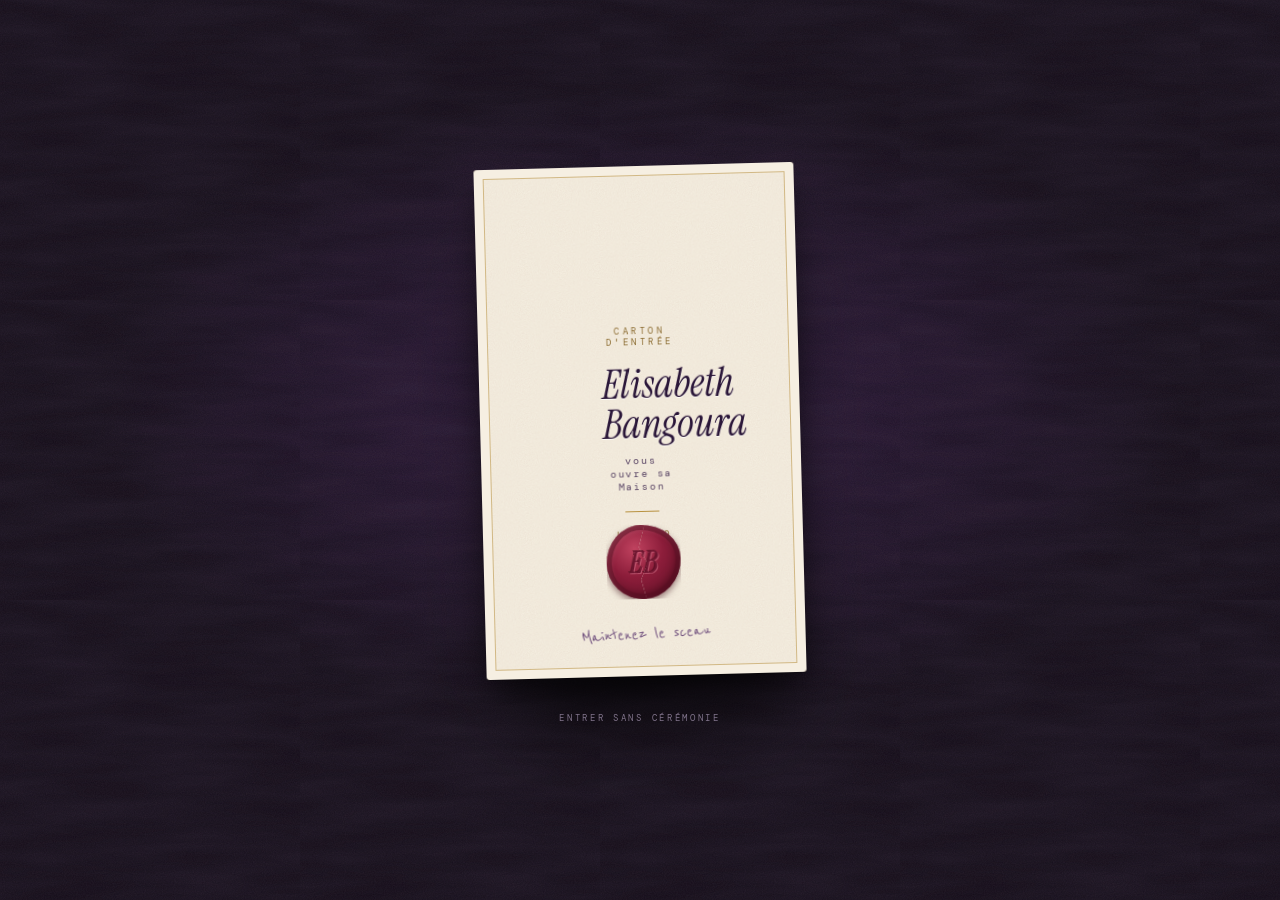
<file: index.html>
<!doctype html>
<html lang="fr">
<head>
<meta charset="utf-8">
<meta name="viewport" content="width=device-width, initial-scale=1, viewport-fit=cover">
<title>Elisabeth Bangoura · Eli Bangoura, Maison fondée à Logroño</title>
<meta name="description" content="Elisabeth Bangoura (Eli Bangoura), à Logroño en Espagne. Le site officiel de sa Maison : ses mondes, son atelier et ses carnets.">
<meta name="theme-color" content="#110916">
<link rel="canonical" href="https://elibangoura.com/">
<link rel="icon" href="favicon.svg" type="image/svg+xml">
<link rel="apple-touch-icon" href="apple-touch-icon.png">
<meta property="og:type" content="website">
<meta property="og:url" content="https://elibangoura.com/">
<meta property="og:title" content="Elisabeth Bangoura">
<meta property="og:site_name" content="Eli Bangoura">
<meta property="og:locale" content="fr_FR">
<meta property="og:description" content="Maison fondée à Logroño, 2026.">
<meta property="og:image" content="https://elibangoura.com/og.jpg">
<meta property="og:image:width" content="1200">
<meta property="og:image:height" content="630">
<meta name="twitter:card" content="summary_large_image">
<link rel="preload" href="fonts/instrument-serif-italic.woff2" as="font" type="font/woff2" crossorigin>
<link rel="preload" href="photos/eli-polaroid.webp" as="image" data-polaroid>
<script>document.documentElement.classList.add('js');if(window.innerWidth<600)document.documentElement.setAttribute('data-mode','tel');try{if(!localStorage.getItem('eb-carton'))document.documentElement.classList.add('avec-carton')}catch(e){}</script>
<link rel="stylesheet" href="maison.css">
<script type="application/ld+json">
{"@context":"https://schema.org","@graph":[
 {"@type":"Person","@id":"https://elibangoura.com/#elisabeth","name":"Elisabeth Bangoura","alternateName":"Eli Bangoura","givenName":"Elisabeth","familyName":"Bangoura","url":"https://elibangoura.com/","image":"https://elibangoura.com/photos/eli-polaroid.webp","homeLocation":{"@type":"Place","name":"Logroño, La Rioja, Espagne"},"sameAs":[]},
 {"@type":"WebSite","@id":"https://elibangoura.com/#site","url":"https://elibangoura.com/","name":"Eli Bangoura","alternateName":"Elisabeth Bangoura","inLanguage":"fr","publisher":{"@id":"https://elibangoura.com/#elisabeth"}}
]}
</script>

</head>
<body>
<!-- Le carton d'entrée : seulement à la première visite (affiché par le script en tête, ouvert par vie.js) -->
<div class="seuil-carton" id="carton" hidden>
  <div class="carton">
    <p class="c-k">Carton d'entrée</p>
    <p class="c-qui">Elisabeth Bangoura</p>
    <p class="c-vous">vous ouvre sa Maison</p>
    <span class="c-trait" aria-hidden="true"></span>
    <p class="c-lieu">Logroño · MMXXVI</p>
    <button type="button" class="sceau" id="sceau" aria-label="Maintenir pour briser le sceau et entrer">
      <svg class="anneau" viewBox="0 0 100 100" aria-hidden="true"><circle cx="50" cy="50" r="47"/></svg>
      <span class="moitie g" aria-hidden="true"><i>EB</i></span><span class="moitie d" aria-hidden="true"><i>EB</i></span>
    </button>
    <p class="c-aide">Maintenez le sceau</p>
  </div>
  <button type="button" class="sans-ceremonie" id="sans-ceremonie">Entrer sans cérémonie</button>
</div>

<div class="hall" id="hall">
  <header class="marque">
    <h1 class="nom">Elisabeth Bangoura</h1>
    <p class="sous">Maison fondée à Logroño · MMXXVI</p>
    <p class="heure" id="heure"></p>
  </header>

  <!-- Les fils de laine (décoratifs), dessinés par maison.js derrière le polaroid -->
  <svg class="fils" id="fils" aria-hidden="true" focusable="false"></svg>

  <div class="coeur" id="coeur">
    <figure class="pola">
      <span class="pince" aria-hidden="true"></span>
      <div class="pic"><img data-polaroid src="photos/eli-polaroid.webp" width="540" height="864" alt="Elisabeth Bangoura en robe bordeaux" fetchpriority="high"></div>
      <figcaption>Eli, 2026</figcaption>
    </figure>
  </div>

  <!--
    LES MONDES
    Un monde ouvert : <a class="monde ouvert" href="…">. Un monde à venir : <button type="button" class="monde futur">.
    data-k : le petit intitulé · data-fond / data-encre : les couleurs de son atmosphère · data-p : la phrase du passage.
    Pour ouvrir un monde à venir : remplace <button type="button" class="monde futur"> par <a class="monde ouvert" href="/…/"> (et </button> par </a>).
    Les fils se recalculent tout seuls.
  -->
  <nav class="mondes" id="mondes" aria-label="Les mondes de la Maison">
    <a class="monde ouvert" href="https://sygroupci.github.io/mi-espanol/" data-fond="#4b1f72" data-encre="#ffe08a" data-p="Un peu d'espagnol chaque jour, même cinq minutes.">
      <span class="noeud" aria-hidden="true"></span><span class="k">La langue</span><span class="t">Mi Español</span>
    </a>
    <a class="monde ouvert" href="sur-le-metier/" data-fond="#1f1029" data-encre="#ead3a0" data-p="Les chantiers en cours, tissés rang après rang.">
      <span class="noeud" aria-hidden="true"></span><span class="k">L'atelier</span><span class="t" style="view-transition-name:metier-titre">Sur le métier</span>
    </a>
    <button type="button" class="monde futur" data-fond="#5e1428" data-encre="#f6dfe2" data-p="Ce qui m'a plu en chemin, gardé pour plus tard.">
      <span class="noeud" aria-hidden="true"></span><span class="k">Le cabinet</span><span class="t">Coups de cœur</span>
    </button>
    <button type="button" class="monde futur" data-fond="#2f3f33" data-encre="#e8efe2" data-p="Ce qui sort de mes dix doigts.">
      <span class="noeud" aria-hidden="true"></span><span class="k">Les pièces</span><span class="t">Fait main</span>
    </button>
    <button type="button" class="monde futur" data-fond="#efe6d8" data-encre="#2a1d36" data-p="Les collections de la Maison, le jour venu.">
      <span class="noeud" aria-hidden="true"></span><span class="k">La boutique</span><span class="t">Maison</span>
    </button>
    <button type="button" class="monde futur" data-monde="carnets" data-fond="#e9dfcf" data-encre="#3b1859" data-p="Récits, images et coulisses, de Conakry à Logroño.">
      <span class="noeud" aria-hidden="true"></span><span class="k">Le journal</span><span class="t">Carnets</span>
    </button>
    <button type="button" class="monde futur" data-fond="#0d0d12" data-encre="#c9a86a" data-p="Collaborations, presse et invitations.">
      <span class="noeud" aria-hidden="true"></span><span class="k">Rendez-vous</span><span class="t">Écrire</span>
    </button>
  </nav>

  <!-- Téléphone uniquement : la phrase sous la photo, l'invitation à suivre le fil, le titre du second écran -->
  <div class="seuil">
    <p class="bio">Logroño, La Rioja. Une Maison pour ce que j'apprends, ce que je fabrique et ce qui me trotte dans la tête.</p>
    <button type="button" class="suivre">Suivre le fil</button>
  </div>
  <p class="titre-mondes" aria-hidden="true">Les mondes de la Maison</p>
  <span class="cran cran-1" aria-hidden="true"></span><span class="cran cran-2" aria-hidden="true"></span>

  <p class="pied">Touchez un monde pour y entrer</p>
</div>

<div class="portail" id="portail" role="dialog" aria-modal="true" aria-hidden="true" aria-labelledby="portail-titre">
  <span class="k" id="portail-k"></span>
  <h2 id="portail-titre"></h2>
  <p id="portail-p"></p>
  <span class="etat" id="portail-etat"></span>
  <button type="button" id="portail-retour">Revenir au hall</button>
</div>

<script src="maison.js" defer></script>
<script src="vie.js" defer></script>
</body>
</html>
</file>
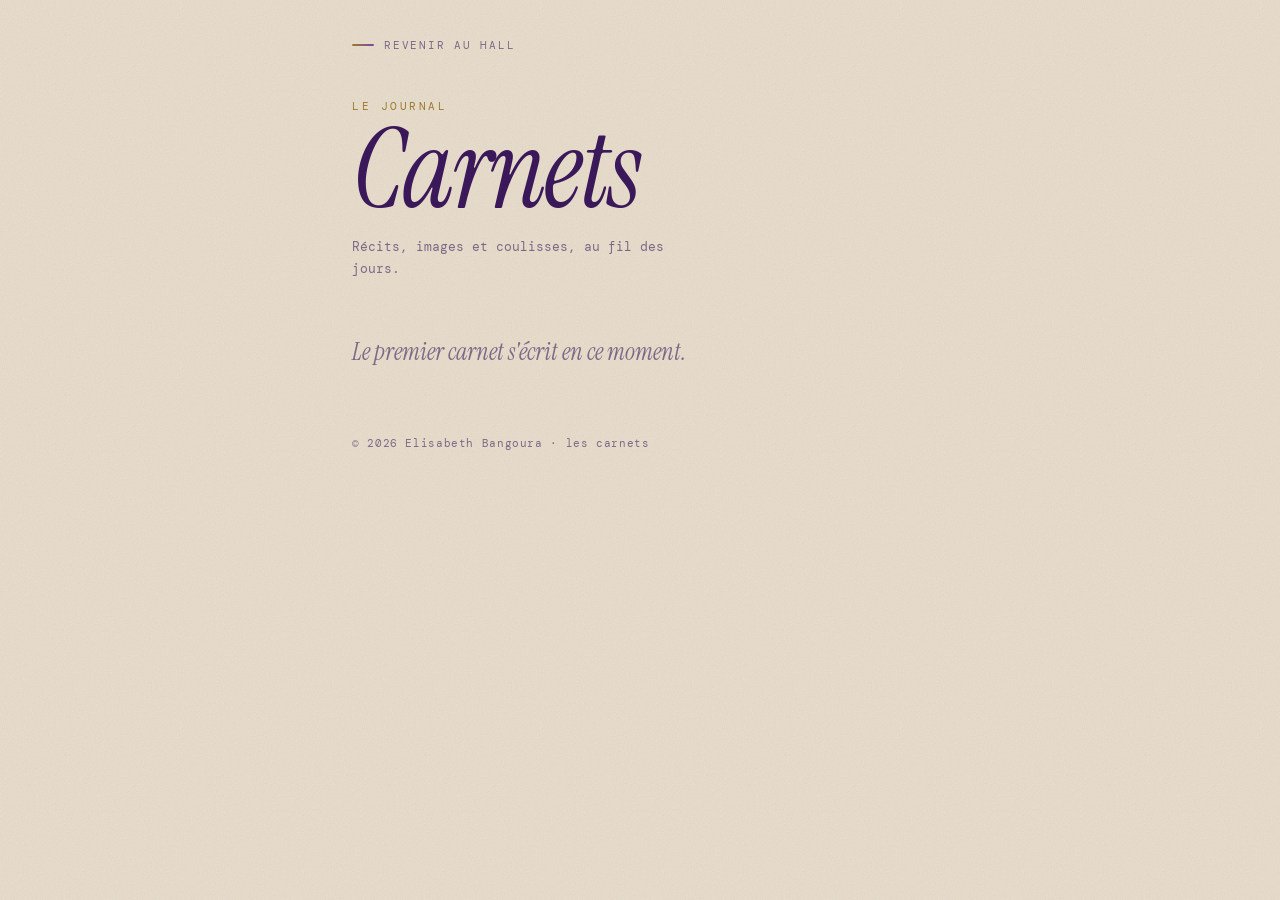
<file: carnets/index.html>
<!doctype html>
<html lang="fr">
<head>
<meta charset="utf-8">
<meta name="viewport" content="width=device-width, initial-scale=1, viewport-fit=cover">
<title>Carnets · Elisabeth Bangoura</title>
<meta name="description" content="Les carnets d'Elisabeth Bangoura (Eli Bangoura) : récits, images et coulisses, depuis Logroño.">
<meta name="theme-color" content="#e9dfcf">
<link rel="canonical" href="https://elibangoura.com/carnets/">
<link rel="icon" href="../favicon.svg" type="image/svg+xml">
<link rel="apple-touch-icon" href="../apple-touch-icon.png">
<meta property="og:type" content="website">
<meta property="og:url" content="https://elibangoura.com/carnets/">
<meta property="og:title" content="Carnets · Elisabeth Bangoura">
<meta property="og:description" content="Récits, images et coulisses, depuis Logroño.">
<meta property="og:image" content="https://elibangoura.com/og.jpg">
<style>
@font-face{font-family:"Instrument Serif";src:url(../fonts/instrument-serif.woff2) format("woff2");font-weight:400;font-style:normal;font-display:swap}
@font-face{font-family:"Instrument Serif";src:url(../fonts/instrument-serif-italic.woff2) format("woff2");font-weight:400;font-style:italic;font-display:swap}
@font-face{font-family:"DM Mono";src:url(../fonts/dm-mono-400.woff2) format("woff2");font-weight:400;font-style:normal;font-display:swap}
@view-transition{navigation:auto}
:root{--papier:#e9dfcf;--encre:#3b1859;--texte:#3a2f45;--doux:#7a6a88;--or:#9c7a2e;
  --noise:url("data:image/svg+xml;utf8,<svg xmlns='http://www.w3.org/2000/svg' width='180' height='180'><filter id='n'><feTurbulence type='fractalNoise' baseFrequency='.85' numOctaves='3' stitchTiles='stitch'/><feColorMatrix values='0 0 0 0 .32  0 0 0 0 .22  0 0 0 0 .12  0 0 0 .12 0'/></filter><rect width='100%' height='100%' filter='url(%23n)'/></svg>")}
*{box-sizing:border-box;margin:0;padding:0}
html,body{overflow-x:hidden}
body{min-height:100vh;background:var(--papier) var(--noise);color:var(--texte);font-family:"DM Mono",ui-monospace,monospace}
.monde{max-width:620px;margin:0 auto;padding:calc(28px + env(safe-area-inset-top)) 22px calc(60px + env(safe-area-inset-bottom))}
.retour{display:inline-flex;align-items:center;gap:10px;font-size:11px;letter-spacing:.16em;text-transform:uppercase;color:var(--doux);text-decoration:none;padding:10px 0}
.retour::before{content:"";width:22px;height:2px;border-radius:2px;background:linear-gradient(90deg,var(--or),#7b48a8)}
.kick{margin-top:38px;font-size:10.5px;letter-spacing:.24em;text-transform:uppercase;color:var(--or)}
h1{font-family:"Instrument Serif",Georgia,serif;font-weight:400;font-style:italic;font-size:clamp(64px,19vw,110px);line-height:.86;letter-spacing:-.02em;margin-top:10px;color:var(--encre)}
.intro{margin-top:18px;font-size:13px;line-height:1.7;color:var(--doux);max-width:360px}
#carnets-liste{margin-top:56px;display:flex;flex-direction:column;gap:64px}
.carnet{position:relative;padding-top:26px;border-top:1px solid rgba(59,24,89,.18)}
.carnet .date{font-size:10.5px;letter-spacing:.18em;text-transform:uppercase;color:var(--or)}
.carnet h2{margin-top:10px;font-family:"Instrument Serif",Georgia,serif;font-weight:400;font-size:clamp(32px,8vw,44px);line-height:1.02;color:var(--encre)}
.carnet .photo{margin:22px -6px 0;background:#fbf8f2;padding:10px 10px 34px;transform:rotate(-1deg);box-shadow:0 2px 3px rgba(40,20,50,.12),0 22px 34px -16px rgba(40,20,50,.45)}
.carnet .photo img{display:block;width:100%;height:auto}
.carnet .texte{margin-top:22px;font-family:"Instrument Serif",Georgia,serif;font-size:20px;line-height:1.5;color:var(--texte)}
.carnet .texte p+p{margin-top:14px}
.vide{font-family:"Instrument Serif",Georgia,serif;font-style:italic;font-size:24px;color:var(--doux)}
footer{margin-top:70px;font-size:10.5px;letter-spacing:.06em;color:var(--doux)}
@media (prefers-reduced-motion:reduce){@view-transition{navigation:none}}
</style>
</head>
<body>
<main class="monde">
  <a class="retour" href="../">Revenir au hall</a>
  <p class="kick">Le journal</p>
  <h1>Carnets</h1>
  <p class="intro">Récits, images et coulisses, au fil des jours.</p>
  <!-- Les carnets sont insérés ici par le programme du site, à partir de l'atelier. -->
  <div id="carnets-liste"><p class="vide">Le premier carnet s'écrit en ce moment.</p></div>
  <footer>© 2026 Elisabeth Bangoura · les carnets</footer>
</main>
</body>
</html>
</file>
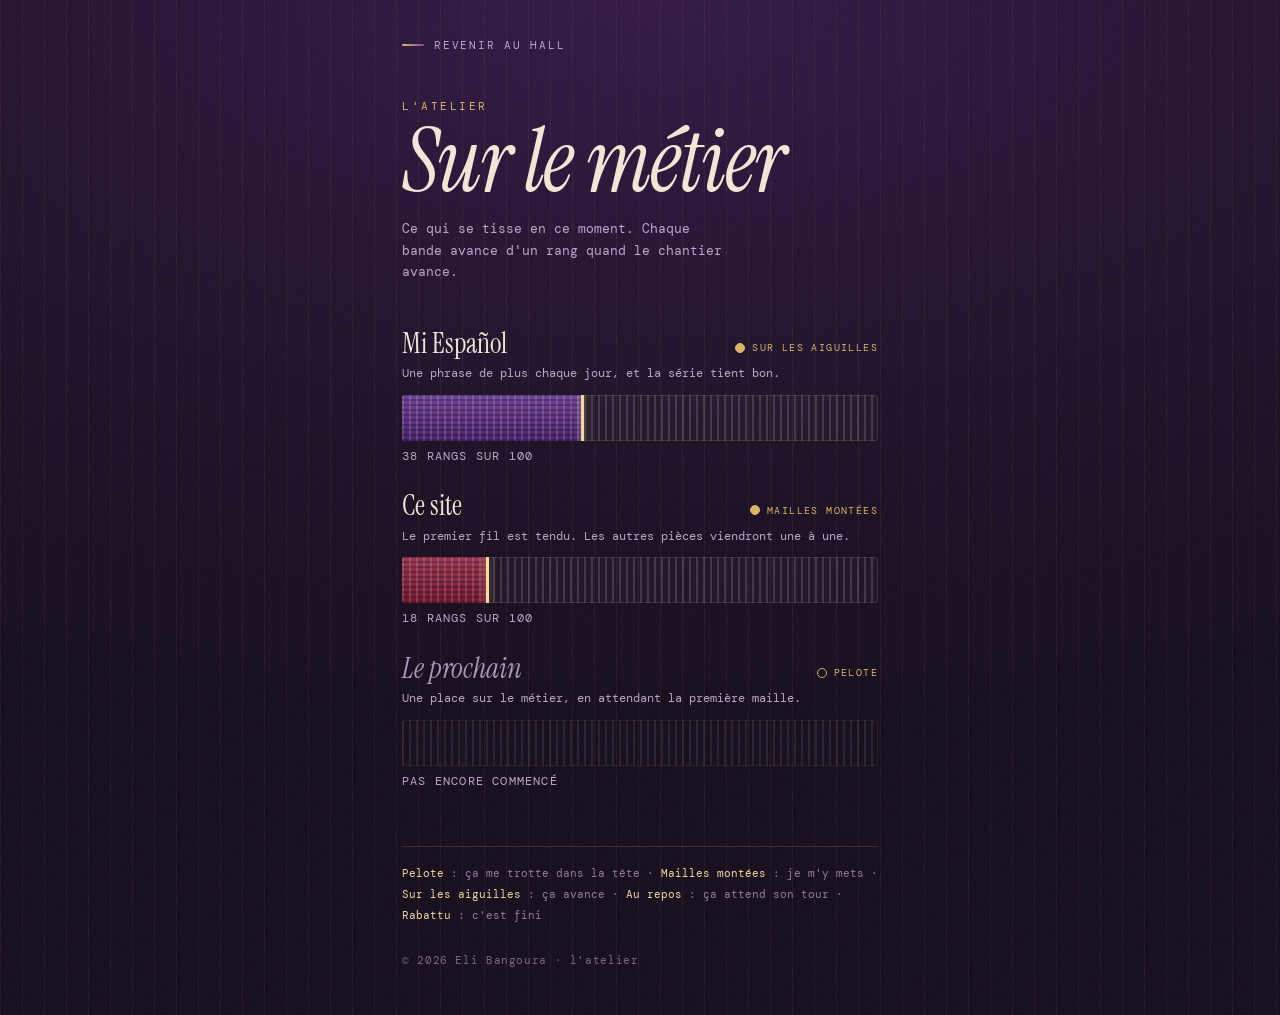
<file: sur-le-metier/index.html>
<!doctype html>
<html lang="fr">
<head>
<meta charset="utf-8">
<meta name="viewport" content="width=device-width, initial-scale=1, viewport-fit=cover">
<title>Sur le métier · Elisabeth Bangoura</title>
<meta name="description" content="L'atelier d'Elisabeth Bangoura (Eli Bangoura) : ce qui se tisse en ce moment, un rang à la fois.">
<meta name="theme-color" content="#1a0d24">
<link rel="canonical" href="https://elibangoura.com/sur-le-metier/">
<link rel="icon" href="../favicon.svg" type="image/svg+xml">
<link rel="apple-touch-icon" href="../apple-touch-icon.png">
<meta property="og:type" content="website">
<meta property="og:url" content="https://elibangoura.com/sur-le-metier/">
<meta property="og:title" content="Sur le métier · Eli Bangoura">
<meta property="og:description" content="Ce qui se tisse en ce moment, un rang à la fois.">
<meta property="og:image" content="https://elibangoura.com/og.jpg">
<link rel="preload" href="../fonts/instrument-serif-italic.woff2" as="font" type="font/woff2" crossorigin>
<style>
@font-face{font-family:"Instrument Serif";src:url(../fonts/instrument-serif.woff2) format("woff2");font-weight:400;font-style:normal;font-display:swap}
@font-face{font-family:"Instrument Serif";src:url(../fonts/instrument-serif-italic.woff2) format("woff2");font-weight:400;font-style:italic;font-display:swap}
@font-face{font-family:"DM Mono";src:url(../fonts/dm-mono-400.woff2) format("woff2");font-weight:400;font-style:normal;font-display:swap}
@view-transition{navigation:auto}

:root{
  --nuit:#1a0d24;--nuit-2:#241233;--or:#d9b56a;--or-clair:#f0d9a2;--lin:#efe6d8;--doux:#b9a8c9;
  --noise:url("data:image/svg+xml;utf8,<svg xmlns='http://www.w3.org/2000/svg' width='180' height='180'><filter id='n'><feTurbulence type='fractalNoise' baseFrequency='.85' numOctaves='3' stitchTiles='stitch'/><feColorMatrix values='0 0 0 0 1  0 0 0 0 .9  0 0 0 0 .8  0 0 0 .06 0'/></filter><rect width='100%' height='100%' filter='url(%23n)'/></svg>");
}
*{box-sizing:border-box;margin:0;padding:0}
html,body{overflow-x:hidden}
@supports (overflow:clip){html,body{overflow-x:clip}}
body{min-height:100vh;color:var(--lin);font-family:"DM Mono",ui-monospace,monospace;
  background-color:var(--nuit);
  background-image:var(--noise),
    repeating-linear-gradient(90deg,rgba(217,181,106,.07) 0 1px,transparent 1px 22px),
    radial-gradient(120% 70% at 50% 0%,#2e1742 0%,var(--nuit) 60%,#12091a 100%)}
a{color:inherit}
.monde{max-width:520px;margin:0 auto;padding:calc(28px + env(safe-area-inset-top)) 22px calc(48px + env(safe-area-inset-bottom))}

.retour{display:inline-flex;align-items:center;gap:10px;font-size:11px;letter-spacing:.16em;text-transform:uppercase;color:var(--doux);text-decoration:none;padding:10px 0}
.retour::before{content:"";width:22px;height:2px;border-radius:2px;background:linear-gradient(90deg,var(--or),#7b48a8)}
.retour:hover,.retour:focus-visible{color:var(--or-clair)}

.kick{margin-top:38px;font-size:10.5px;letter-spacing:.24em;text-transform:uppercase;color:var(--or)}
h1{font-family:"Instrument Serif",Georgia,serif;font-weight:400;font-style:italic;font-size:clamp(58px,17vw,88px);line-height:.88;letter-spacing:-.02em;margin-top:10px;color:var(--lin);view-transition-name:metier-titre}
.intro{margin-top:18px;font-size:13px;line-height:1.65;color:var(--doux);max-width:330px}

/* Le métier : chaque chantier est une bande tissée sur des fils de chaîne */
.metier{margin-top:46px;display:flex;flex-direction:column;gap:26px;list-style:none}
.chantier{position:relative}
.tete{display:flex;align-items:baseline;justify-content:space-between;gap:12px}
.chantier h2{font-family:"Instrument Serif",Georgia,serif;font-weight:400;font-size:28px;line-height:1.05;color:var(--lin)}
.etape{flex:none;font-size:10px;letter-spacing:.14em;text-transform:uppercase;color:var(--or);display:inline-flex;align-items:center;gap:7px}
.etape::before{content:"";width:8px;height:8px;border-radius:50%;border:1.5px solid currentColor}
.etape.active::before{background:currentColor}
.chantier p{margin-top:6px;font-size:12px;line-height:1.55;color:var(--doux)}

.bande{position:relative;margin-top:12px;height:46px;border-radius:3px;overflow:hidden;
  background:
    repeating-linear-gradient(90deg,rgba(239,230,216,.16) 0 2px,transparent 2px 7px),
    rgba(255,255,255,.025);
  box-shadow:inset 0 0 0 1px rgba(217,181,106,.14)}
.tisse{position:absolute;inset:0 auto 0 0;width:var(--fait);animation:tisser 1.6s cubic-bezier(.2,.7,.1,1) .25s both;
  background-color:var(--c);
  background-image:
    repeating-linear-gradient(0deg,rgba(0,0,0,.22) 0 2px,transparent 2px 5px),
    repeating-linear-gradient(90deg,rgba(255,255,255,.16) 0 2px,transparent 2px 7px),
    linear-gradient(180deg,rgba(255,255,255,.12),rgba(0,0,0,.18));
  box-shadow:2px 0 6px rgba(0,0,0,.45)}
.tisse::after{content:"";position:absolute;right:-1px;top:-4px;bottom:-4px;width:3px;border-radius:2px;background:var(--or-clair);box-shadow:0 0 8px rgba(240,217,162,.6)}
@keyframes tisser{from{width:0}to{width:var(--fait)}}
.rangs{margin-top:8px;font-size:10px;letter-spacing:.1em;color:#8f7ea0;text-transform:uppercase}

.chantier.attente .bande{background:repeating-linear-gradient(90deg,rgba(239,230,216,.09) 0 2px,transparent 2px 7px);box-shadow:inset 0 0 0 1px rgba(217,181,106,.08)}
.chantier.attente h2{color:#a998b8;font-style:italic}
.chantier.attente .tisse{display:none}

.legende{margin-top:56px;padding-top:16px;border-top:1px solid rgba(217,181,106,.18);font-size:10.5px;line-height:2;color:#8f7ea0}
.legende em{font-style:normal;color:var(--or-clair)}
footer{margin-top:28px;font-size:10.5px;letter-spacing:.06em;color:#7a6a8b}

@media (prefers-reduced-motion:reduce){.tisse{animation:none}@view-transition{navigation:none}}
</style>
</head>
<body>
<main class="monde">
  <a class="retour" href="../">Revenir au hall</a>

  <p class="kick">L'atelier</p>
  <h1>Sur le métier</h1>
  <p class="intro">Ce qui se tisse en ce moment. Chaque bande avance d'un rang quand le chantier avance.</p>

  <!--
    LES CHANTIERS
    Pour en ajouter un : copie un bloc <li class="chantier">…</li>.
    --fait : la part déjà tissée (0% à 100%). --c : la couleur du fil.
    Couleurs prévues : #5b2a86 violet · #8c1d3a bordeaux · #b8913f or · #4f6b58 sauge · #2f4a7a indigo
    Étapes : Pelote · Mailles montées · Sur les aiguilles · Au repos · Rabattu
    Un chantier pas encore commencé : ajoute la classe "attente".
  -->
  <ol class="metier">
    <li class="chantier" style="--fait:38%;--c:#5b2a86">
      <div class="tete"><h2>Mi Español</h2><span class="etape active">Sur les aiguilles</span></div>
      <p>Une phrase de plus chaque jour, et la série tient bon.</p>
      <div class="bande" aria-hidden="true"><div class="tisse"></div></div>
      <p class="rangs">38 rangs sur 100</p>
    </li>

    <li class="chantier" style="--fait:18%;--c:#8c1d3a">
      <div class="tete"><h2>Ce site</h2><span class="etape active">Mailles montées</span></div>
      <p>Le premier fil est tendu. Les autres pièces viendront une à une.</p>
      <div class="bande" aria-hidden="true"><div class="tisse"></div></div>
      <p class="rangs">18 rangs sur 100</p>
    </li>

    <li class="chantier attente" style="--fait:0%;--c:#b8913f">
      <div class="tete"><h2>Le prochain</h2><span class="etape">Pelote</span></div>
      <p>Une place sur le métier, en attendant la première maille.</p>
      <div class="bande" aria-hidden="true"><div class="tisse"></div></div>
      <p class="rangs">Pas encore commencé</p>
    </li>
  </ol>

  <p class="legende"><em>Pelote</em> : ça me trotte dans la tête · <em>Mailles montées</em> : je m'y mets · <em>Sur les aiguilles</em> : ça avance · <em>Au repos</em> : ça attend son tour · <em>Rabattu</em> : c'est fini</p>
  <footer>© 2026 Eli Bangoura · l'atelier</footer>
</main>
</body>
</html>
</file>
<file: maison.css>
/* elibangoura.com · La Maison (hall) */

@font-face{font-family:"Instrument Serif";src:url(fonts/instrument-serif.woff2) format("woff2");font-weight:400;font-style:normal;font-display:swap}
@font-face{font-family:"Instrument Serif";src:url(fonts/instrument-serif-italic.woff2) format("woff2");font-weight:400;font-style:italic;font-display:swap}
@font-face{font-family:"DM Mono";src:url(fonts/dm-mono-400.woff2) format("woff2");font-weight:400;font-style:normal;font-display:swap}
@font-face{font-family:"Reenie Beanie";src:url(fonts/reenie-beanie.woff2) format("woff2");font-weight:400;font-style:normal;font-display:swap}

:root{
  --nuit:#110916;--ivoire:#f3ece2;--or:#c9a86a;--or-clair:#ead3a0;--brume:#a596b2;--violet:#5b2a86;
  --grain:url("data:image/svg+xml;utf8,<svg xmlns='http://www.w3.org/2000/svg' width='200' height='200'><filter id='n'><feTurbulence type='fractalNoise' baseFrequency='.9' numOctaves='3' stitchTiles='stitch'/><feColorMatrix values='0 0 0 0 1  0 0 0 0 .95  0 0 0 0 .9  0 0 0 .06 0'/></filter><rect width='100%' height='100%' filter='url(%23n)'/></svg>");
  --velours:url("data:image/svg+xml;utf8,<svg xmlns='http://www.w3.org/2000/svg' width='300' height='300'><filter id='v'><feTurbulence type='fractalNoise' baseFrequency='.008 .05' numOctaves='3' seed='7'/><feColorMatrix values='0 0 0 0 .6  0 0 0 0 .45  0 0 0 0 .7  0 0 0 .07 0'/></filter><rect width='100%' height='100%' filter='url(%23v)'/></svg>");
  --noise-clair:url("data:image/svg+xml;utf8,<svg xmlns='http://www.w3.org/2000/svg' width='180' height='180'><filter id='n'><feTurbulence type='fractalNoise' baseFrequency='.85' numOctaves='3' stitchTiles='stitch'/><feColorMatrix values='0 0 0 0 .32  0 0 0 0 .22  0 0 0 0 .12  0 0 0 .11 0'/></filter><rect width='100%' height='100%' filter='url(%23n)'/></svg>");
}
*{box-sizing:border-box;margin:0;padding:0}
html{-webkit-text-size-adjust:100%}
body{background:var(--nuit);color:var(--ivoire);font-family:"DM Mono",ui-monospace,monospace;-webkit-font-smoothing:antialiased;min-height:100vh}
a{color:inherit}

/* Le hall : velours sombre, éclairé comme une vitrine */
.hall{position:relative;min-height:100vh;padding:calc(34px + env(safe-area-inset-top)) 20px calc(30px + env(safe-area-inset-bottom));
  background-color:var(--nuit);
  background-image:var(--grain),var(--velours),
    radial-gradient(38% 30% at 50% var(--spot-y,46%),rgba(255,236,200,.10) 0%,rgba(255,236,200,0) 100%),
    radial-gradient(75% 60% at 50% 46%,#2a1638 0%,#170c20 58%,#0b0610 100%)}
.hall::after{content:"";position:absolute;inset:14px;border:1px solid rgba(201,168,106,.16);pointer-events:none;z-index:4}

.marque{position:relative;z-index:3;text-align:center}
.nom{font-family:"DM Mono",monospace;font-weight:400;font-size:11px;letter-spacing:.52em;padding-left:.52em;text-transform:uppercase;color:var(--ivoire)}
.sous{margin-top:9px;font-size:9px;letter-spacing:.34em;padding-left:.34em;color:var(--or);text-transform:uppercase}
.pied{position:relative;z-index:3;text-align:center;font-size:9px;letter-spacing:.3em;padding-left:.3em;text-transform:uppercase;color:var(--brume)}

/* Le polaroid au cœur du hall */
.coeur{position:relative;z-index:2;width:clamp(112px,14vw,180px);margin:44px auto}
.pola{position:relative;transform:rotate(-3deg);background:#fbfaf6 var(--noise-clair);padding:7% 7% 27%;border-radius:2px;
  box-shadow:0 1px 1px rgba(0,0,0,.2),0 10px 18px -4px rgba(0,0,0,.55),0 40px 70px -20px rgba(0,0,0,.85),0 0 0 1px rgba(201,168,106,.18)}
.pic{position:relative}
.pic img{display:block;width:100%;height:auto;aspect-ratio:540/700;object-fit:cover;object-position:50% 12%;filter:saturate(1.05) contrast(1.03)}
.pic::after{content:"";position:absolute;inset:0;background:linear-gradient(135deg,rgba(255,255,255,.16) 0%,rgba(255,255,255,0) 42%);box-shadow:inset 0 0 0 1px rgba(0,0,0,.06)}
.pola figcaption{position:absolute;left:0;right:0;bottom:5%;text-align:center;font-family:"Reenie Beanie",cursive;font-size:clamp(19px,2.2vw,28px);line-height:1;color:#3b2a4a;transform:rotate(-1deg)}
.pince{position:absolute;top:-16%;left:24%;width:11%;min-width:12px;height:31%;transform:translateX(-50%) rotate(-6deg);z-index:3;border-radius:3px 3px 4px 4px;
  background:linear-gradient(90deg,#b98a57 0%,#d8b083 30%,#c99a66 55%,#a77744 100%);
  box-shadow:2px 5px 7px rgba(0,0,0,.5),inset 0 0 0 1px rgba(90,55,25,.25)}
.pince::before{content:"";position:absolute;left:50%;top:0;bottom:0;width:1px;background:rgba(80,50,20,.45)}
.pince::after{content:"";position:absolute;left:-20%;right:-20%;top:39%;height:11%;border-radius:4px;background:linear-gradient(#e6e6e6,#9a9a9a 60%,#c9c9c9);box-shadow:0 1px 2px rgba(0,0,0,.4)}

/* Les mondes */
.mondes{position:relative;z-index:3;display:flex;flex-direction:column;align-items:center;gap:22px;margin:0 auto 40px}
.monde{display:block;text-align:center;text-decoration:none;color:inherit;padding:8px 10px;background:none;border:0;font:inherit;cursor:pointer;-webkit-tap-highlight-color:transparent}
.monde .noeud{display:block;width:16px;height:16px;margin:0 auto 9px;border-radius:50%}
.monde.ouvert .noeud{background:radial-gradient(circle at 35% 30%,#a77fd0 0%,#5b2a86 48%,#2a0f42 100%);box-shadow:1px 3px 5px rgba(0,0,0,.55)}
/* Monde à venir : épinglé, avec une épingle à tête de perle */
.monde.futur .noeud{width:11px;height:11px;background:radial-gradient(circle at 35% 30%,#fff 0%,#e9e2ea 35%,#a99fb0 100%);box-shadow:1px 3px 4px rgba(0,0,0,.6)}
.monde .k{display:block;white-space:nowrap;font-size:8.5px;letter-spacing:.3em;padding-left:.3em;text-transform:uppercase;color:var(--or)}
.monde .t{display:block;margin-top:5px;font-family:"Instrument Serif",serif;font-style:italic;font-size:clamp(22px,3vw,34px);line-height:1;white-space:nowrap;color:var(--ivoire);transition:color .4s,letter-spacing .6s}
.monde.futur .k{color:var(--brume)}
.monde.futur .t{color:rgba(243,236,226,.5)}
@media (hover:hover){.monde:hover .t{color:var(--or-clair);letter-spacing:.02em}}
.monde:focus-visible{outline:1px solid var(--or);outline-offset:4px}

/* Avec JavaScript : un seul écran, les mondes sont placés autour du polaroid */
.js body{overflow:hidden}
.js .hall{position:fixed;inset:0;min-height:0;padding:0}
.js .marque{position:absolute;top:calc(34px + env(safe-area-inset-top));left:0;right:0}
.js .pied{position:absolute;bottom:calc(30px + env(safe-area-inset-bottom));left:0;right:0}
.js .coeur{position:absolute;margin:0;transform:translate(-50%,-50%)}
.js .mondes{position:static;margin:0;display:block}
.js .monde{position:absolute;transform:translate(-50%,-17px)}
.fils{position:absolute;inset:0;width:100%;height:100%;z-index:1;pointer-events:none;overflow:visible}

/* La laine : les mêmes brins superposés que sur la première version (ombre, duvet, âme, torsade, reflet) */
.yp{fill:none;stroke-linecap:round;stroke-linejoin:round}
.yp-ombre{stroke:#000;stroke-opacity:.38;stroke-width:6;transform:translate(2px,5px)}
.yp-duvet{stroke:#8d5bb8;stroke-opacity:.38;stroke-width:7.5;stroke-dasharray:.7 2.1}
.yp-ame{stroke:#5b2a86;stroke-width:5}
.yp-torsade{stroke:#2f1148;stroke-opacity:.65;stroke-width:5;stroke-dasharray:1.8 2.8}
.yp-reflet{stroke:#c29be6;stroke-opacity:.85;stroke-width:1;stroke-dasharray:1.8 2.8;stroke-dashoffset:-1;transform:translate(-.8px,-.8px)}
/* Fil d'un monde à venir : un fil de bâti, plus fin et plus pâle, simplement épinglé */
.futur-fil .yp-ombre{stroke-opacity:.3;stroke-width:3}
.futur-fil .yp-duvet{stroke:#cfc3d8;stroke-opacity:.18;stroke-width:4}
.futur-fil .yp-ame{stroke:#8b7c98;stroke-width:2.2}
.futur-fil .yp-torsade{stroke:#4d405a;stroke-width:2.2;stroke-dasharray:1.2 2.2}
.futur-fil .yp-reflet{stroke:#e6dcee;stroke-opacity:.55;stroke-width:.6;stroke-dasharray:1.2 2.2}

/* Le passage : un cercle s'ouvre depuis le monde touché */
.portail{position:fixed;inset:0;z-index:10;display:flex;flex-direction:column;align-items:center;justify-content:center;text-align:center;padding:24px;
  background:var(--fond,#1f1029) var(--grain);color:var(--encre,#ead3a0);
  clip-path:circle(0 at var(--x,50%) var(--y,50%));visibility:hidden;pointer-events:none;
  transition:clip-path 1s cubic-bezier(.7,0,.2,1),visibility 0s 1s}
.portail.ouvert{clip-path:circle(150% at var(--x,50%) var(--y,50%));visibility:visible;pointer-events:auto;transition:clip-path 1s cubic-bezier(.7,0,.2,1),visibility 0s}
.portail .k{font-size:10px;letter-spacing:.4em;padding-left:.4em;text-transform:uppercase;opacity:0;transition:opacity .5s}
.portail h2{margin-top:16px;font-family:"Instrument Serif",serif;font-style:italic;font-weight:400;font-size:clamp(56px,13vw,150px);line-height:.9;opacity:0;transform:translateY(18px);transition:opacity .5s,transform .5s}
.portail p{margin-top:22px;max-width:360px;font-size:12px;line-height:1.7;opacity:0;transition:opacity .5s}
.portail .etat{margin-top:26px;font-size:10px;letter-spacing:.3em;text-transform:uppercase;opacity:0;transition:opacity .5s}
.portail button{margin-top:30px;font:inherit;font-size:10px;letter-spacing:.3em;text-transform:uppercase;background:none;border:1px solid currentColor;color:inherit;padding:12px 18px;cursor:pointer;opacity:0;transition:opacity .5s}
.portail.ouvert .k,.portail.ouvert p,.portail.ouvert .etat{opacity:.85;transition:opacity .8s .7s}
.portail.ouvert h2{opacity:1;transform:none;transition:opacity .8s .65s,transform 1s .65s}
.portail.ouvert button{opacity:.9;transition:opacity .6s 1s}
.portail.depart button{display:none}

@view-transition{navigation:auto}
@media (prefers-reduced-motion:reduce){
  .portail,.portail *{transition:none!important}
  @view-transition{navigation:none}
}

/* Téléphone et écran bas : le nom se place à côté de son nœud, vers l'extérieur */
.js .monde.cote-g,.js .monde.cote-d{padding:6px 0;max-width:46vw}
.js .monde.cote-g{transform:translate(calc(-100% + 8px),-50%);padding-right:24px;text-align:right}
.js .monde.cote-d{transform:translate(-8px,-50%);padding-left:24px;text-align:left}
.js .monde.cote-g .noeud,.js .monde.cote-d .noeud{position:absolute;top:50%;margin:-8px 0 0}
.js .monde.cote-g .noeud{right:0}
.js .monde.cote-d .noeud{left:0}
.js .monde.futur.cote-g .noeud{margin-top:-5.5px;right:2.5px}
.js .monde.futur.cote-d .noeud{margin-top:-5.5px;left:2.5px}
.js .monde.cote-g .k,.js .monde.cote-d .k{padding-left:0}
.js .monde.cote-g .t,.js .monde.cote-d .t{font-size:clamp(18px,5.6vw,26px)}

/* Grand écran : un monde du haut a son nom au-dessus de son nœud (le fil arrive par en dessous) */
.js .monde.dessus{display:flex;flex-direction:column;align-items:center;transform:translate(-50%,calc(-100% + 17px))}
.js .monde.dessus .noeud{order:3;margin:9px auto 0}
.js .monde.futur.dessus{transform:translate(-50%,calc(-100% + 14px))}
.js .hall[data-mode="couronne"] .monde .t{font-size:clamp(22px,3vw,34px)}

/* Le polaroid est déjà à sa place avant le script (sinon Chrome l'affiche un instant dans un coin) */
.js .coeur{left:50%;top:50%}
@media (max-width:599px){.js .coeur{top:max(25.5%,calc(202px + env(safe-area-inset-top)))}}
@media (min-width:600px) and (max-height:559px){.js .coeur{top:54%}}
/* Entrée : les fils et les mondes apparaissent un à un, une fois placés */
.js .fils{transition:opacity .9s ease .1s}
.js .monde{transition:opacity .8s ease calc(.15s + var(--i,0) * .08s)}
.js .hall:not(.pret) .fils{opacity:0}
.js .hall:not(.pret) .monde{opacity:0}
@media (prefers-reduced-motion:reduce){.js .fils,.js .monde{transition:none}}

/* ---------- Téléphone : en deux temps ---------- */
.seuil,.bio,.suivre,.titre-mondes,.cran{display:none}
html.js[data-mode="tel"]{scroll-snap-type:y mandatory}
html.js[data-mode="tel"] body{overflow:visible}
.js[data-mode="tel"] .hall{position:relative;inset:auto;height:200svh;min-height:0;padding:0}
.js[data-mode="tel"] .coeur{width:min(54vw,230px);top:max(42svh,calc(99px + env(safe-area-inset-top) + min(54vw,230px) * .96))}
.js[data-mode="tel"] .cran{display:block;position:absolute;left:0;width:1px;height:100svh;scroll-snap-align:start}
.js[data-mode="tel"] .cran-1{top:0}
.js[data-mode="tel"] .cran-2{top:100svh}
.js[data-mode="tel"] .seuil{display:block;position:absolute;z-index:3;left:94px;right:26px;top:calc(var(--bas-photo,480px) + 24px)}
.js[data-mode="tel"] .bio{display:block;font-size:12px;line-height:1.7;color:#cdbfd8}
.js[data-mode="tel"] .suivre{display:block;margin-top:16px;background:none;border:0;cursor:pointer;
  font:inherit;font-size:9.5px;letter-spacing:.32em;text-transform:uppercase;color:var(--brume);padding:8px 0}
.js[data-mode="tel"] .suivre::after{content:"";display:block;width:1px;height:34px;margin:10px 0 0 6px;background:linear-gradient(var(--or),transparent);animation:respire 2.6s ease-in-out infinite}
@keyframes respire{50%{transform:translateY(6px);opacity:.6}}
.js[data-mode="tel"] .titre-mondes{display:block;position:absolute;z-index:3;left:0;right:0;top:calc(100svh + 54px);text-align:center;
  font-size:9px;letter-spacing:.34em;padding-left:.34em;text-transform:uppercase;color:var(--or)}
.js[data-mode="tel"] .monde.cote-d{max-width:calc(100vw - 70px)}
.js[data-mode="tel"] .monde .t{font-size:clamp(28px,8.4vw,36px)}
.js[data-mode="tel"] .monde .k{font-size:9px}
.js[data-mode="tel"] .pied{display:none}
@media (prefers-reduced-motion:reduce){.js[data-mode="tel"] .suivre::after{animation:none}}

/* ========== La vie du hall ==========
   1. La lumière de Logroño : le hall s'éclaire selon l'heure qu'il est là-bas.
   2. Le polaroid suspendu : il pend à sa pince, se balance au doigt, et sa brillance suit l'angle.
   3. Le carton d'entrée : à la première visite, on brise un sceau de cire pour entrer. */

/* ---------- 1. La lumière de Logroño ---------- */
.hall{
  --spot:rgba(255,236,200,.10);--fond-1:#2a1638;--fond-2:#170c20;--fond-3:#0b0610;--lueur:rgba(140,29,58,0);
  background-image:var(--grain),var(--velours),
    radial-gradient(70% 34% at 50% 104%,var(--lueur) 0%,rgba(0,0,0,0) 100%),
    radial-gradient(38% 30% at 50% var(--spot-y,46%),var(--spot) 0%,rgba(255,236,200,0) 100%),
    radial-gradient(75% 60% at 50% 46%,var(--fond-1) 0%,var(--fond-2) 58%,var(--fond-3) 100%)}
@property --spot{syntax:"<color>";inherits:true;initial-value:rgba(255,236,200,.10)}
@property --fond-1{syntax:"<color>";inherits:true;initial-value:#2a1638}
@property --lueur{syntax:"<color>";inherits:true;initial-value:rgba(140,29,58,0)}
.hall{transition:--spot 2.4s ease,--fond-1 2.4s ease,--lueur 2.4s ease}

.hall[data-lumiere="aube"]  {--spot:rgba(255,206,196,.14);--fond-1:#33203f;--lueur:rgba(214,128,140,.16)}
.hall[data-lumiere="jour"]  {--spot:rgba(255,242,220,.19);--fond-1:#3a2546;--lueur:rgba(234,211,160,.10)}
.hall[data-lumiere="doree"] {--spot:rgba(255,190,112,.20);--fond-1:#3a1d33;--lueur:rgba(226,120,52,.32)}
.hall[data-lumiere="nuit"]  {--spot:rgba(196,186,255,.075);--fond-1:#1f1029;--lueur:rgba(91,42,134,.18)}

/* La ligne d'heure, sous la marque */
.heure{margin-top:11px;font-size:8.5px;letter-spacing:.3em;padding-left:.3em;text-transform:uppercase;color:var(--brume);
  min-height:1em;opacity:0;transition:opacity 1.2s ease .4s}
.heure.vue{opacity:.9}
.heure{white-space:nowrap}
/* Grand écran : la couronne touche presque la marque, l'heure descend au pied du hall */
.js .hall:not([data-mode="tel"]) .heure{position:fixed;left:0;right:0;bottom:calc(58px + env(safe-area-inset-bottom));margin:0;text-align:center}
.heure em{font-family:"Instrument Serif",serif;font-style:italic;text-transform:none;letter-spacing:.02em;font-size:13px;color:var(--or-clair)}
.js[data-mode="tel"] .coeur{top:max(42svh,calc(117px + env(safe-area-inset-top) + min(54vw,230px) * .96))}

/* ---------- 2. Le polaroid suspendu ---------- */
.js .pola{transform-origin:24% -6%;will-change:transform;touch-action:pan-y;cursor:grab}
.js .pola.tenu{cursor:grabbing}
.lustre{position:absolute;inset:0;pointer-events:none;mix-blend-mode:soft-light;opacity:.9;
  background:linear-gradient(115deg,rgba(255,255,255,0) calc(var(--lx,50%) - 26%),rgba(255,246,226,.55) var(--lx,50%),rgba(255,255,255,0) calc(var(--lx,50%) + 22%))}
.lustre::after{content:"";position:absolute;inset:0;mix-blend-mode:color-dodge;opacity:var(--irise,0);
  background:linear-gradient(115deg,transparent calc(var(--lx,50%) - 18%),rgba(255,170,200,.25) calc(var(--lx,50%) - 6%),rgba(255,220,150,.22) var(--lx,50%),rgba(170,200,255,.2) calc(var(--lx,50%) + 8%),transparent calc(var(--lx,50%) + 18%))}

/* ---------- 3. Le carton d'entrée ---------- */
.seuil-carton{position:fixed;inset:0;z-index:30;display:flex;flex-direction:column;align-items:center;justify-content:center;gap:26px;padding:24px;
  background:var(--grain),var(--velours),radial-gradient(60% 50% at 50% 45%,#2a1638 0%,#110916 70%);
  transition:opacity 1.1s ease .5s,visibility 0s 1.6s}
.seuil-carton[hidden]{display:none}
.js.avec-carton .seuil-carton[hidden]{display:flex}
.avec-carton .hall .monde,.avec-carton .hall .fils,.avec-carton .hall .heure{opacity:0}
.seuil-carton.parti{opacity:0;visibility:hidden;pointer-events:none}
.carton{position:relative;width:min(78vw,320px);aspect-ratio:5/7;padding:13% 10% 10%;text-align:center;color:#3a2348;
  background:#f6efe2 var(--noise-clair);border-radius:3px;
  box-shadow:0 1px 1px rgba(0,0,0,.25),0 18px 30px -8px rgba(0,0,0,.6),0 60px 90px -30px rgba(0,0,0,.9),inset 0 0 0 9px #f6efe2,inset 0 0 0 10px rgba(184,145,63,.55);
  transform:rotate(-1.5deg);animation:arrive 1.3s cubic-bezier(.2,.8,.2,1) both;
  transition:transform 1.1s cubic-bezier(.6,0,.3,1),opacity .9s ease .2s}
@keyframes arrive{from{opacity:0;transform:translateY(40px) rotate(2deg)}}
.seuil-carton.parti .carton{transform:translateY(70vh) rotate(9deg);opacity:0}
.c-k{font-size:8.5px;letter-spacing:.42em;padding-left:.42em;text-transform:uppercase;color:#8a6a2e}
.c-qui{margin-top:22%;font-family:"Instrument Serif",serif;font-style:italic;font-size:clamp(30px,9vw,40px);line-height:1;color:#2a1638;
  text-shadow:0 1px 0 rgba(255,255,255,.7),0 -1px 0 rgba(60,30,70,.18)} /* typographie gaufrée */
.c-vous{margin-top:10px;font-size:10px;letter-spacing:.18em;color:#5b4766}
.c-trait{display:block;width:34px;height:1px;margin:18px auto;background:#b8913f}
.c-lieu{font-size:8.5px;letter-spacing:.34em;padding-left:.34em;text-transform:uppercase;color:#8a6a2e}
.c-aide{position:absolute;left:0;right:0;bottom:6%;font-family:"Reenie Beanie",cursive;font-size:20px;color:#6b4a7a;transform:rotate(-2deg)}

/* Le sceau de cire : à maintenir, l'anneau d'or se remplit, puis il se brise en deux */
.sceau{position:absolute;left:50%;bottom:15%;width:74px;height:74px;margin-left:-37px;border:0;padding:0;background:none;cursor:pointer;
  -webkit-tap-highlight-color:transparent;touch-action:none;-webkit-user-select:none;user-select:none;-webkit-touch-callout:none}
.sceau .moitie{position:absolute;inset:0;transition:transform .9s cubic-bezier(.3,1.4,.4,1),opacity .8s ease .3s;
  background:radial-gradient(circle at 38% 32%,#c0425f 0%,#8c1d3a 42%,#5a0f24 100%);
  border-radius:47% 53% 51% 49% / 52% 46% 54% 48%;
  box-shadow:inset 0 0 0 5px rgba(90,15,36,.55),inset 2px 3px 6px rgba(255,190,200,.35),inset -3px -4px 8px rgba(40,0,10,.5),0 3px 6px rgba(60,10,20,.5)}
.sceau .moitie.g{clip-path:polygon(0 0,52% 0,44% 30%,55% 52%,46% 74%,53% 100%,0 100%)}
.sceau .moitie.d{clip-path:polygon(52% 0,100% 0,100% 100%,53% 100%,46% 74%,55% 52%,44% 30%)}
.sceau i{position:absolute;inset:0;display:flex;align-items:center;justify-content:center;font-family:"Instrument Serif",serif;font-style:italic;font-size:30px;
  color:#6e1530;text-shadow:1px 1px 0 rgba(255,170,185,.35),-1px -1px 0 rgba(40,0,10,.45)}
.sceau .anneau{position:absolute;inset:-9px;width:calc(100% + 18px);height:calc(100% + 18px);transform:rotate(-90deg);overflow:visible}
.sceau .anneau circle{fill:none;stroke:#b8913f;stroke-width:1.6;stroke-dasharray:296;stroke-dashoffset:296;transition:stroke-dashoffset .25s ease}
.sceau.appui .anneau circle{stroke-dashoffset:0;transition:stroke-dashoffset .85s linear}
.sceau.appui .moitie{transform:scale(.96)}
.sceau.brise .moitie.g{transform:translate(-14px,10px) rotate(-24deg);opacity:0}
.sceau.brise .moitie.d{transform:translate(14px,12px) rotate(21deg);opacity:0}
.sceau.brise .anneau{opacity:0;transition:opacity .4s}
.sceau:focus-visible{outline:1px solid #b8913f;outline-offset:12px;border-radius:50%}
.sans-ceremonie{background:none;border:0;cursor:pointer;font:inherit;font-size:9px;letter-spacing:.3em;padding:10px;text-transform:uppercase;color:var(--brume);opacity:.75}

@media (prefers-reduced-motion:reduce){
  .carton{animation:none}
  .seuil-carton,.carton,.sceau .moitie{transition-duration:.01s!important;transition-delay:0s!important}
}
</file>
